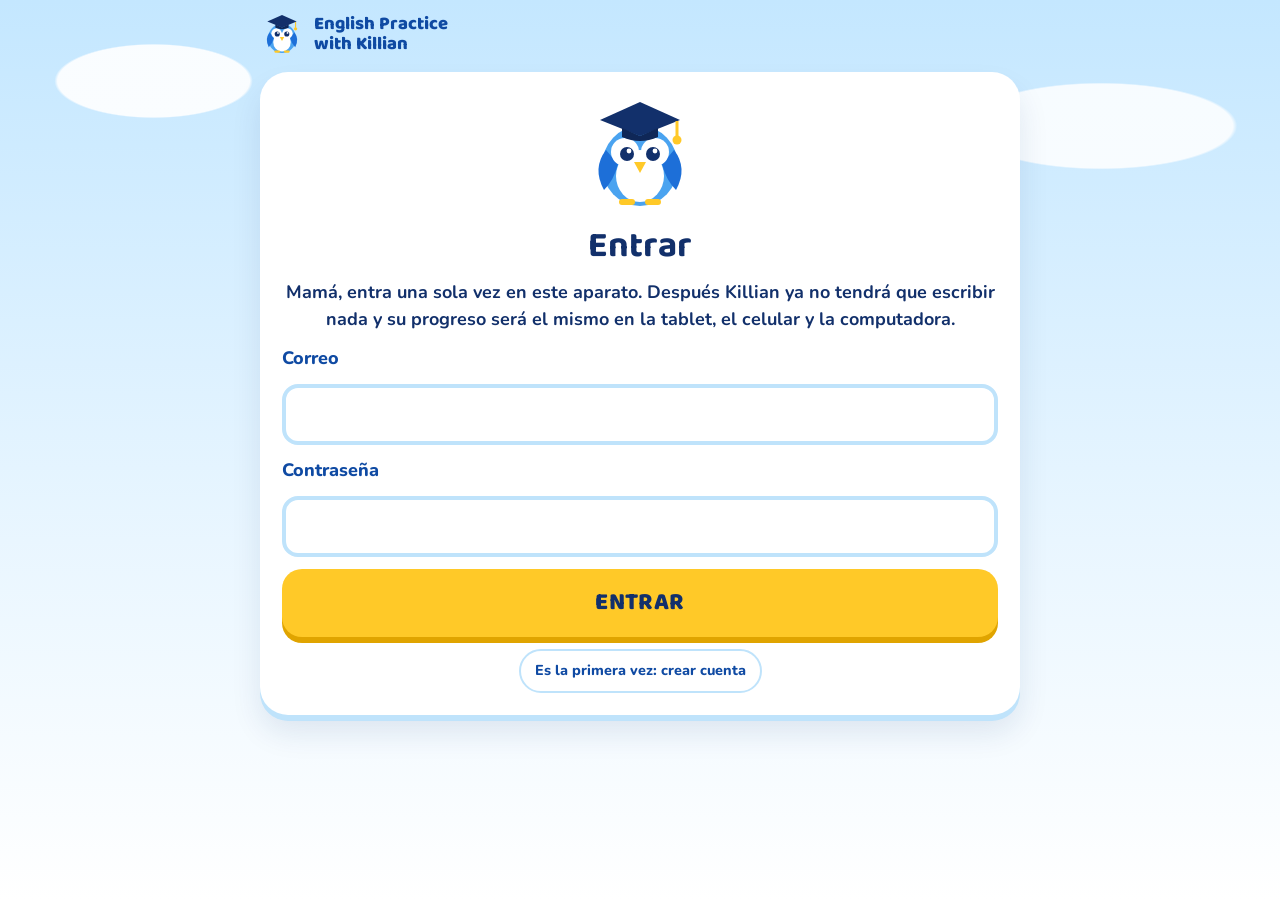
<file: index.html>
<!doctype html>
<html lang="es">
<head>
<meta charset="utf-8">
<meta name="viewport" content="width=device-width, initial-scale=1, viewport-fit=cover">
<title>English Practice with Killian</title>
<meta name="theme-color" content="#1d6fd8">
<meta name="apple-mobile-web-app-capable" content="yes">
<meta name="mobile-web-app-capable" content="yes">
<meta name="apple-mobile-web-app-title" content="Killian">
<link rel="manifest" href="manifest.webmanifest">
<link rel="apple-touch-icon" href="icon-180.png">
<link rel="icon" type="image/png" href="icon-192.png">
<link rel="preconnect" href="https://fonts.googleapis.com">
<link rel="preconnect" href="https://fonts.gstatic.com" crossorigin>
<link href="https://fonts.googleapis.com/css2?family=Baloo+2:wght@600;700;800&family=Nunito:wght@600;700;800&display=swap" rel="stylesheet">
<link rel="stylesheet" href="css/app.css">
</head>
<body>
<svg width="0" height="0" style="position:absolute" aria-hidden="true" focusable="false">
  <defs>
    <symbol id="owl" viewBox="0 0 120 120">
      <ellipse cx="60" cy="72" rx="38" ry="40" fill="#4aa3f0"/>
      <ellipse cx="60" cy="82" rx="24" ry="26" fill="#fff"/>
      <path d="M26 56 q-14 18 -2 40 q10 -10 14 -26z" fill="#1d6fd8"/>
      <path d="M94 56 q14 18 2 40 q-10 -10 -14 -26z" fill="#1d6fd8"/>
      <circle cx="45" cy="58" r="14" fill="#fff"/><circle cx="75" cy="58" r="14" fill="#fff"/>
      <circle cx="47" cy="60" r="7" fill="#12306b"/><circle cx="73" cy="60" r="7" fill="#12306b"/>
      <circle cx="49" cy="57" r="2.4" fill="#fff"/><circle cx="75" cy="57" r="2.4" fill="#fff"/>
      <path d="M54 68 h12 l-6 11z" fill="#ffc928"/>
      <path d="M42 108 h10 M68 108 h10" stroke="#ffc928" stroke-width="6" stroke-linecap="round"/>
      <path d="M20 26 L60 8 L100 26 L60 42z" fill="#12306b"/>
      <path d="M42 34 v9 q18 8 36 0 v-9 l-18 8z" fill="#0f2757"/>
      <path d="M97 27 v16" stroke="#ffc928" stroke-width="3"/><circle cx="97" cy="46" r="4.5" fill="#ffc928"/>
    </symbol>
    <symbol id="book" viewBox="0 0 64 64">
      <path d="M32 14 C22 8 10 8 4 11 V50 C10 47 22 47 32 53z" fill="#fff" stroke="#12306b" stroke-width="3" stroke-linejoin="round"/>
      <path d="M32 14 C42 8 54 8 60 11 V50 C54 47 42 47 32 53z" fill="#dff2ff" stroke="#12306b" stroke-width="3" stroke-linejoin="round"/>
      <path d="M11 20 h15 M11 28 h15 M38 20 h15 M38 28 h15" stroke="#1d6fd8" stroke-width="3" stroke-linecap="round"/>
    </symbol>
    <symbol id="pencil" viewBox="0 0 64 64">
      <g transform="rotate(40 32 32)">
        <rect x="26" y="6" width="12" height="40" rx="2" fill="#ffc928" stroke="#12306b" stroke-width="3"/>
        <rect x="26" y="6" width="12" height="9" rx="2" fill="#4aa3f0" stroke="#12306b" stroke-width="3"/>
        <path d="M26 46 L32 60 L38 46z" fill="#fff" stroke="#12306b" stroke-width="3" stroke-linejoin="round"/>
        <path d="M30 56 L32 60 L34 56z" fill="#12306b"/>
      </g>
    </symbol>
    <symbol id="pack" viewBox="0 0 64 64">
      <path d="M22 14 q10 -12 20 0" fill="none" stroke="#12306b" stroke-width="4" stroke-linecap="round"/>
      <rect x="10" y="14" width="44" height="44" rx="14" fill="#1d6fd8" stroke="#12306b" stroke-width="3"/>
      <rect x="18" y="36" width="28" height="16" rx="6" fill="#ffc928" stroke="#12306b" stroke-width="3"/>
      <path d="M26 44 h12" stroke="#12306b" stroke-width="3" stroke-linecap="round"/>
    </symbol>
    <symbol id="star" viewBox="0 0 48 48">
      <path d="M24 3 L30 17 L45 18.5 L34 28.5 L37.5 44 L24 36 L10.5 44 L14 28.5 L3 18.5 L18 17z" stroke="#e0a400" stroke-width="2.5" stroke-linejoin="round"/>
    </symbol>
  </defs>
</svg>

<div id="vroot"></div>
<div class="app" id="app"><noscript>Necesitas activar JavaScript para usar esta página.</noscript></div>

<script src="vendor/supabase.js"></script>
<script src="sync.js"></script>
<script src="js/data.js"></script>
<script src="js/core.js"></script>
<script src="js/inicio.js"></script>
<script src="js/mama.js"></script>
<script src="js/juegos.js"></script>
<script src="js/charla.js"></script>
<script src="js/examen.js"></script>
<script src="js/ayudante.js"></script>
<script src="js/progreso.js"></script>
<script>boot();</script>
</body>
</html>
</file>
<file: css/app.css>
/* Concepto: un cuaderno-juego de cielo azul con nubes, un búho graduado como guía y botones amarillos grandes. */
:root{
  --sky:#dff2ff;      /* celeste de fondo */
  --sky-2:#bfe3fb;    /* celeste medio */
  --blue:#1d6fd8;     /* azul principal */
  --blue-d:#0f4aa3;   /* azul profundo */
  --ink:#12306b;      /* texto */
  --sun:#ffc928;      /* amarillo botón */
  --sun-d:#e0a400;
  --white:#ffffff;
  --ok:#17894b; --ok-bg:#e5f7ec;
  --bad:#c8432b; --bad-bg:#fff0ec;
  --skip:#6b7a99; --skip-bg:#eef2f9;
  --font-display:"Baloo 2","Nunito","Trebuchet MS",system-ui,sans-serif;
  --font-body:"Nunito","Segoe UI",system-ui,-apple-system,sans-serif;
  color-scheme:light;
}
*{box-sizing:border-box}
html{-webkit-text-size-adjust:100%}
body{
  margin:0; font-family:var(--font-body); font-weight:700; font-size:1.125rem; line-height:1.5;
  color:var(--ink); background-color:var(--sky);
  background-image:
    radial-gradient(ellipse 160px 60px at 12% 9%, rgba(255,255,255,.9) 60%, transparent 62%),
    radial-gradient(ellipse 220px 70px at 86% 14%, rgba(255,255,255,.85) 60%, transparent 62%),
    radial-gradient(ellipse 180px 60px at 70% 62%, rgba(255,255,255,.55) 60%, transparent 62%),
    linear-gradient(180deg,#c4e7ff 0%,#e9f6ff 60%,#ffffff 100%);
  background-attachment:fixed;
  padding-inline:16px; padding-block:calc(12px + env(safe-area-inset-top,0px)) calc(40px + env(safe-area-inset-bottom,0px));
  -webkit-tap-highlight-color:transparent;
}
h1,h2,h3{font-family:var(--font-display); line-height:1.15; margin:0; text-wrap:balance}
p{margin:0}
button{font:inherit; color:inherit; cursor:pointer}
:focus-visible{outline:4px solid var(--sun); outline-offset:3px; border-radius:12px}
.app{max-width:760px; margin-inline:auto; display:flex; flex-direction:column; gap:16px}

/* barra superior */
.top{display:flex; align-items:center; gap:10px; justify-content:space-between; min-width:0}
.brand{display:flex; align-items:center; gap:10px; min-width:0}
.brand svg{width:44px; height:44px; flex:none}
.brand b{font-family:var(--font-display); font-size:1.15rem; font-weight:800; color:var(--blue-d); line-height:1.1}
.link-btn{background:transparent; border:2px solid var(--sky-2); border-radius:999px; padding:8px 14px; font-size:.9rem; font-weight:800; color:var(--blue-d); min-height:44px; background-color:rgba(255,255,255,.7)}
.link-btn:hover{border-color:var(--blue)}

/* tarjetas */
.card{background:var(--white); border-radius:28px; padding:22px; box-shadow:0 6px 0 var(--sky-2), 0 18px 30px rgba(18,48,107,.10); min-width:0}
.hero{text-align:center; display:flex; flex-direction:column; align-items:center; gap:14px}
.hero .owl{width:150px; height:150px}
.hero h1{font-size:2.3rem; color:var(--blue-d)}
.hero .eng{font-family:var(--font-display); font-weight:800; font-size:1.05rem; letter-spacing:.06em; text-transform:uppercase; color:var(--blue)}
.lead{font-size:1.25rem}
.note{background:#fff8dc; border:3px dashed var(--sun); border-radius:18px; padding:12px 16px}
.deco{display:flex; gap:18px; justify-content:center; align-items:flex-end}
.deco svg{width:56px; height:56px}
.how{text-align:left; width:100%; background:var(--sky); border-radius:20px; padding:16px 18px}
.how h2{font-size:1.35rem; margin-bottom:6px; color:var(--blue-d)}
.how ul{margin:0; padding-left:1.2em; display:flex; flex-direction:column; gap:4px}

/* botones */
.btn{display:inline-flex; align-items:center; justify-content:center; gap:8px; min-height:60px; padding:12px 26px; border:0; border-radius:20px;
  font-family:var(--font-display); font-weight:800; font-size:1.3rem; letter-spacing:.02em; text-align:center; line-height:1.15;
  transition:transform .12s ease, box-shadow .12s ease}
.btn-sun{background:var(--sun); color:var(--ink); box-shadow:0 6px 0 var(--sun-d)}
.btn-blue{background:var(--blue); color:#fff; box-shadow:0 6px 0 var(--blue-d)}
.btn-ghost{background:#fff; color:var(--blue-d); box-shadow:0 0 0 3px var(--sky-2) inset}
.btn:active{transform:translateY(4px)}
.btn-sun:active{box-shadow:0 2px 0 var(--sun-d)}
.btn-blue:active{box-shadow:0 2px 0 var(--blue-d)}
.btn[disabled]{opacity:.45; cursor:not-allowed; transform:none}
.btn-big{width:100%; font-size:1.5rem; min-height:68px}
.stack{display:flex; flex-direction:column; gap:12px; width:100%}

/* progreso */
.prog{display:flex; flex-direction:column; gap:8px}
.prog-row{display:flex; justify-content:space-between; gap:10px; flex-wrap:wrap; font-family:var(--font-display); font-weight:800; color:var(--blue-d); font-size:1.15rem}
.bar{height:22px; background:#fff; border-radius:999px; box-shadow:0 0 0 3px var(--sky-2) inset; overflow:hidden}
.bar i{display:block; height:100%; width:0; background:linear-gradient(90deg,var(--sun),#ffdf6b); border-radius:999px; transition:width .35s ease}
.dots{display:flex; flex-wrap:wrap; gap:6px}
.dot{width:40px; height:40px; border-radius:12px; border:2px solid var(--sky-2); background:#fff; font-weight:800; font-size:.9rem; color:var(--blue-d); padding:0}
.dot.done{background:var(--blue); border-color:var(--blue); color:#fff}
.dot.now{outline:4px solid var(--sun); outline-offset:1px}

/* pregunta */
.chip{display:inline-flex; align-self:flex-start; background:var(--blue); color:#fff; font-family:var(--font-display); font-weight:800; font-size:.95rem; letter-spacing:.07em; padding:4px 14px; border-radius:999px; text-transform:uppercase}
.sec-es{font-size:1.1rem; color:var(--blue-d)}
.qcard{display:flex; flex-direction:column; gap:16px}
.qtext{font-size:1.6rem; font-weight:800; line-height:1.35}
.blank{display:inline-block; min-width:5ch; border-bottom:5px solid var(--sun); color:transparent; margin-inline:2px; user-select:none}
.base{display:inline-flex; align-self:flex-start; gap:8px; align-items:center; background:#fff8dc; border:3px solid var(--sun); padding:4px 14px; border-radius:14px; font-weight:800}
.opts{display:flex; flex-direction:column; gap:12px}
.opt{display:flex; align-items:center; gap:14px; width:100%; min-height:64px; text-align:left; background:#fff; border:3px solid var(--sky-2); border-radius:20px; padding:10px 16px; font-size:1.35rem; font-weight:800;
  box-shadow:0 4px 0 var(--sky-2); transition:transform .1s ease}
.opt .let{flex:none; width:40px; height:40px; border-radius:50%; background:var(--sky); color:var(--blue-d); display:grid; place-items:center; font-family:var(--font-display)}
.opt:active{transform:translateY(3px); box-shadow:0 1px 0 var(--sky-2)}
.opt[aria-pressed="true"]{background:var(--blue); border-color:var(--blue-d); color:#fff; box-shadow:0 4px 0 var(--blue-d)}
.opt[aria-pressed="true"] .let{background:var(--sun); color:var(--ink)}
.write{width:100%; font:inherit; font-size:1.7rem; font-weight:800; padding:14px 18px; border:4px solid var(--sky-2); border-radius:20px; color:var(--ink); background:#fff; min-height:68px}
.write:focus{outline:none; border-color:var(--blue); box-shadow:0 0 0 5px rgba(255,201,40,.7)}
.hint{background:var(--sky); border-radius:14px; padding:8px 14px}

/* relacionar */
.match{display:flex; flex-direction:column; gap:16px}
.match h3{font-size:1.1rem; color:var(--blue-d); margin-bottom:8px}
.words{display:flex; flex-wrap:wrap; gap:10px}
.w{display:flex; align-items:center; gap:8px; min-height:56px; padding:8px 14px; background:#fff; border:3px solid var(--sky-2); border-radius:18px; font-weight:800; font-size:1.15rem; box-shadow:0 4px 0 var(--sky-2)}
.w small{font-family:var(--font-display); font-size:.95rem; color:var(--blue)}
.w .tag{min-width:30px; height:30px; border-radius:50%; background:var(--sky); display:grid; place-items:center; font-family:var(--font-display); color:var(--blue-d)}
.w.set{border-color:var(--blue)}
.w.set .tag{background:var(--blue); color:#fff}
.w.sel{background:var(--sun); border-color:var(--sun-d); box-shadow:0 4px 0 var(--sun-d)}
.w.sel .tag{background:#fff}
.means{display:flex; flex-direction:column; gap:10px}
.m{display:flex; align-items:center; gap:12px; min-height:58px; width:100%; text-align:left; padding:8px 14px; background:#fff; border:3px solid var(--sky-2); border-radius:18px; font-weight:800; font-size:1.1rem}
.m .let{flex:none; width:36px; height:36px; border-radius:50%; background:var(--sky); display:grid; place-items:center; font-family:var(--font-display); color:var(--blue-d)}
.m .used{margin-left:auto; font-size:.85rem; font-family:var(--font-display); color:#fff; background:var(--blue); border-radius:999px; padding:2px 10px}
.m.on{background:#fff8dc; border-color:var(--sun)}
.step-msg{background:#fff8dc; border:3px dashed var(--sun); border-radius:16px; padding:10px 14px}

/* navegación */
.nav{display:grid; grid-template-columns:1fr 1fr; gap:12px}
.finish-row{display:flex; justify-content:center}

/* resultados */
.res{display:flex; flex-direction:column; gap:14px; align-items:center; text-align:center}
.res .owl{width:110px; height:110px}
.score{font-family:var(--font-display); font-weight:800; font-size:4.2rem; line-height:1; color:var(--blue-d)}
.score small{font-size:1.6rem; color:var(--blue)}
.stars{display:flex; gap:6px}
.stars svg{width:38px; height:38px}
.stats{display:grid; grid-template-columns:repeat(3,1fr); gap:10px; width:100%}
.stat{background:var(--sky); border-radius:18px; padding:10px 6px; min-width:0}
.stat b{display:block; font-family:var(--font-display); font-size:1.9rem; line-height:1.1}
.stat span{font-size:.95rem; display:block}
.unans{width:100%; text-align:center; color:var(--skip); font-weight:800}
.stat.g b{color:var(--ok)} .stat.r b{color:var(--bad)}
.msg{font-family:var(--font-display); font-size:1.45rem; font-weight:700; background:#fff8dc; border:3px solid var(--sun); border-radius:20px; padding:14px 18px; width:100%}
.tabs{display:flex; gap:10px; flex-wrap:wrap}
.tab{min-height:48px; padding:8px 18px; border-radius:999px; border:3px solid var(--sky-2); background:#fff; font-weight:800; color:var(--blue-d)}
.tab[aria-pressed="true"]{background:var(--blue); border-color:var(--blue); color:#fff}
.review{display:flex; flex-direction:column; gap:14px}
.rv{background:#fff; border-radius:22px; padding:18px; border-left:10px solid var(--skip); box-shadow:0 4px 0 var(--sky-2); display:flex; flex-direction:column; gap:8px; min-width:0}
.rv.ok{border-left-color:var(--ok)} .rv.bad{border-left-color:var(--bad)}
.rv-head{display:flex; gap:8px; align-items:center; flex-wrap:wrap}
.rv-n{font-family:var(--font-display); font-weight:800; color:var(--blue-d); font-size:1.15rem}
.rv-sec{font-size:.8rem; letter-spacing:.06em; text-transform:uppercase; background:var(--sky); border-radius:999px; padding:2px 10px}
.rv-q{font-size:1.2rem; font-weight:800; overflow-wrap:anywhere}
.rv-q mark{background:#fff3b0; color:inherit; border-radius:6px; padding:0 4px}
.lbl{font-size:.85rem; letter-spacing:.06em; text-transform:uppercase; color:var(--skip)}
.rv .line{overflow-wrap:anywhere}
.verdict{font-family:var(--font-display); font-weight:800; font-size:1.25rem}
.rv.ok .verdict{color:var(--ok)} .rv.bad .verdict{color:var(--bad)} .rv.skip .verdict{color:var(--skip)}
.correct-box{background:var(--ok-bg); border-radius:14px; padding:8px 12px}
.learn{background:var(--sky); border-radius:14px; padding:10px 14px; display:flex; flex-direction:column; gap:6px}
.exa{font-weight:700}
.foot{text-align:center; font-size:.9rem; color:var(--blue-d); display:flex; flex-direction:column; gap:10px; align-items:center}

/* ventana */
.veil{position:fixed; inset:0; background:rgba(18,48,107,.55); display:grid; place-items:center; padding:16px; z-index:20}
.modal{background:#fff; border-radius:28px; padding:24px; max-width:460px; width:100%; display:flex; flex-direction:column; gap:14px; box-shadow:0 10px 0 var(--sky-2)}
.modal h2{font-size:1.6rem; color:var(--blue-d)}

/* inicio */
.hello{display:flex; gap:12px; align-items:center; justify-content:space-between}
.hello>div{min-width:0}
.hello h1{font-size:1.9rem; color:var(--blue-d)}
.hello .date{font-size:1.05rem}
.starchip{display:inline-flex; gap:6px; align-items:center; background:#fff8dc; border:3px solid var(--sun); border-radius:999px; padding:6px 16px; font-family:var(--font-display); font-weight:800; font-size:1.3rem}
.sec-title{font-size:1.4rem; color:var(--blue-d)}
.tag-demo{background:#fff; border:3px dashed var(--sky-2); border-radius:14px; padding:6px 12px; font-size:.95rem}
.mat{display:flex; gap:12px; align-items:center; flex-wrap:wrap; background:#fff8dc; border:4px solid var(--sun); border-radius:22px; padding:14px 16px}
.mat .ico{font-size:2.2rem}
.mat .txt{flex:1 1 180px; min-width:0}
.mat .btn{min-height:56px; font-size:1.1rem; padding-inline:18px}
.tasks{display:flex; flex-direction:column; gap:14px}
.task{position:relative; display:flex; gap:14px; background:#fff; border-radius:26px; padding:16px; box-shadow:0 6px 0 var(--sky-2), 0 14px 24px rgba(18,48,107,.08); overflow:hidden; min-width:0}
.task .emo{flex:none; width:64px; height:64px; border-radius:20px; background:var(--sky); display:grid; place-items:center; font-size:2rem}
.task .body{display:flex; flex-direction:column; gap:6px; min-width:0; flex:1}
.task h3{font-size:1.4rem; overflow-wrap:anywhere}
.task .due{color:var(--blue); font-size:1rem}
.task .acts{display:flex; flex-direction:column; gap:10px; margin-top:6px}
.task .btn{min-height:60px; font-size:1.2rem}
.chip.sm{font-size:.8rem; padding:2px 12px}
.task.cel{animation:celebrate .9s ease forwards}
.task.cel .btn{pointer-events:none}
.plus{position:absolute; right:16px; top:10px; font-family:var(--font-display); font-weight:800; font-size:1.6rem; color:var(--sun-d); animation:rise .9s ease forwards}
.bit{position:absolute; top:40%; left:50%; width:10px; height:14px; border-radius:3px; animation:burst .9s ease-out forwards}
@keyframes celebrate{0%{transform:scale(1)}25%{transform:scale(1.04)}100%{transform:scale(.96); opacity:.15}}
@keyframes rise{from{transform:translateY(0); opacity:1}to{transform:translateY(-26px); opacity:0}}
@keyframes burst{to{transform:translate(var(--dx),var(--dy)) rotate(260deg); opacity:0}}
.progress-day{display:flex; flex-direction:column; gap:6px}
.progress-day .bar{height:16px}
.more{text-align:center; color:var(--blue-d)}
.alldone{text-align:center; display:flex; flex-direction:column; gap:12px; align-items:center}
.alldone .owl{width:130px; height:130px}
.alldone h2{font-size:2rem; color:var(--blue-d)}
.prize{background:#fff8dc; border:4px solid var(--sun); border-radius:20px; padding:12px 18px; font-family:var(--font-display); font-weight:700; font-size:1.3rem}
.tiles{display:grid; grid-template-columns:repeat(2,1fr); gap:12px}
.tile{display:flex; flex-direction:column; gap:4px; align-items:center; justify-content:center; text-align:center; min-height:116px; padding:12px 8px; background:#fff; border:3px solid var(--sky-2); border-radius:24px; box-shadow:0 6px 0 var(--sky-2); font-family:var(--font-display); font-weight:800; font-size:1.2rem; color:var(--blue-d); line-height:1.15}
.tile span.big{font-size:2.3rem; line-height:1}
.tile .big-owl{width:2.6rem; height:2.6rem}
.tile:active{transform:translateY(4px); box-shadow:0 2px 0 var(--sky-2)}
.topic{display:flex; flex-direction:column; gap:8px}
.topic h3{font-size:1.5rem; color:var(--blue-d)}
.medals{display:grid; grid-template-columns:repeat(auto-fill,minmax(140px,1fr)); gap:12px}
.medal{background:#fff; border-radius:20px; padding:12px; text-align:center; border:3px solid var(--sun); display:flex; flex-direction:column; gap:2px; min-width:0}
.medal.lock{border-color:var(--sky-2); filter:grayscale(1); opacity:.6}
.medal .e{font-size:2.2rem}
.wordrow{display:flex; flex-wrap:wrap; gap:4px 12px; align-items:baseline; padding:10px 0; border-bottom:2px solid var(--sky)}
.wordrow b{font-family:var(--font-display); font-size:1.3rem; color:var(--blue-d)}
.fab{position:fixed; right:calc(14px + env(safe-area-inset-right,0px)); bottom:calc(14px + env(safe-area-inset-bottom,0px)); width:68px; height:68px; border-radius:50%; border:4px solid #fff; background:var(--sun); box-shadow:0 6px 18px rgba(18,48,107,.3); padding:4px; z-index:10}
.fab svg{width:100%; height:100%}
.bubble{position:fixed; right:calc(14px + env(safe-area-inset-right,0px)); bottom:calc(94px + env(safe-area-inset-bottom,0px)); max-width:min(320px, calc(100vw - 28px)); background:#fff; border:4px solid var(--sun); border-radius:22px; padding:14px 16px; box-shadow:0 10px 24px rgba(18,48,107,.25); z-index:10; display:flex; flex-direction:column; gap:8px}
.app{padding-bottom:96px}

/* inicio en dos columnas, mamá, diccionario */
.app.wide{max-width:1040px}
.homegrid{display:grid; gap:16px; grid-template-columns:minmax(0,1fr)}
.maincol{display:flex; flex-direction:column; gap:16px; min-width:0}
.matsweek{display:flex; flex-direction:column; gap:8px; align-self:start}
.matsweek .small, .small{font-size:.9rem; color:var(--blue-d)}
.matsweek .grp{font-family:var(--font-display); font-size:1.05rem; color:var(--blue); margin-top:4px}
.mrow{display:flex; gap:10px; align-items:center; justify-content:space-between; padding:8px 0; border-bottom:2px solid var(--sky); flex-wrap:wrap}
.mrow .mtxt{display:flex; flex-direction:column; min-width:0; flex:1 1 140px}
.mrow .mtxt span{font-size:.85rem; color:var(--blue-d)}
.mrow.taken{opacity:.6}
.mrow.taken b{text-decoration:line-through}
.have{min-height:44px; padding:6px 14px; border-radius:999px; border:3px solid var(--sky-2); background:#fff; font-weight:800; color:var(--blue-d)}
.have.on{background:var(--ok-bg); border-color:var(--ok); color:var(--ok)}
.pill{display:inline-block; background:var(--sky); border-radius:999px; padding:2px 12px; font-size:.85rem; font-weight:800}
.pill.ok{background:var(--ok-bg); color:var(--ok)}
@media (min-width:900px){
  .homegrid{grid-template-columns:minmax(0,1fr) 340px; align-items:start}
  .matsweek{position:sticky; top:12px}
  .tiles{grid-template-columns:repeat(4,1fr)}
}
.momgrid{display:grid; grid-template-columns:repeat(2,1fr); gap:12px}
.mom{display:flex; flex-direction:column; gap:12px}
.mom .sec-title{margin-top:8px}
.fld{display:flex; flex-direction:column; gap:4px; min-width:0}
.fld>span{font-size:.85rem; font-weight:800; color:var(--blue-d)}
.fld input, .fld textarea{width:100%; font:inherit; font-size:1rem; font-weight:700; padding:10px 12px; border:3px solid var(--sky-2); border-radius:14px; color:var(--ink); background:#fff; min-height:48px}
.fld textarea{font-family:ui-monospace,Menlo,Consolas,monospace; font-size:.9rem; min-height:160px}
.fld input:focus, .fld textarea:focus{outline:none; border-color:var(--blue); box-shadow:0 0 0 4px rgba(255,201,40,.7)}
.erow{display:grid; gap:8px; background:var(--sky); border-radius:18px; padding:12px}
.erow .del{justify-self:end}
.warn{background:#fff8dc; border:3px solid var(--sun); border-radius:14px; padding:10px 14px}
.warn ul, .err ul{margin:6px 0 0; padding-left:1.2em}
.err{background:var(--bad-bg); color:var(--bad); border-radius:14px; padding:10px 14px}
.good-note{background:var(--ok-bg); color:var(--ok); border-radius:14px; padding:10px 14px}
.srow{display:flex; gap:10px; align-items:flex-start; padding:10px 0; border-bottom:2px solid var(--sky); min-width:0}
.srow>div{min-width:0}
.srow p{margin:0}
.semo{font-size:1.8rem; flex:none}
.pinbox{display:flex; flex-direction:column; gap:10px; width:100%; max-width:320px; text-align:left}
.pinbox label{font-weight:800; color:var(--blue-d)}
.pinbox input{font:inherit; font-size:2rem; letter-spacing:.5em; text-align:center; padding:10px; border:4px solid var(--sky-2); border-radius:16px; min-height:64px; width:100%}
.dtopics{display:grid; grid-template-columns:repeat(auto-fill,minmax(200px,1fr)); gap:12px}
.dtopic{display:flex; flex-direction:column; gap:6px; align-items:center; text-align:center; background:#fff; border:3px solid var(--sky-2); border-radius:24px; padding:16px 12px; box-shadow:0 6px 0 var(--sky-2); font-family:var(--font-display); font-size:1.15rem; color:var(--blue-d)}
.dtopic .big{font-size:2.4rem; line-height:1}
.dtopic .bar{width:100%; height:12px}
.cards{display:grid; grid-template-columns:repeat(auto-fill,minmax(160px,1fr)); gap:12px}
.fcard{position:relative; display:flex; flex-direction:column; gap:6px; align-items:center; justify-content:center; text-align:center; min-height:130px; padding:12px; background:#fff; border:3px solid var(--sky-2); border-radius:22px; box-shadow:0 5px 0 var(--sky-2); font-size:1rem}
.fcard b{font-family:var(--font-display); font-size:1.15rem; line-height:1.1; color:var(--blue-d); overflow-wrap:break-word; hyphens:none}
@media (min-width:600px){ .fcard b{font-size:1.6rem} }
.fcard .hint{font-size:.8rem; color:var(--skip)}
.fcard.back{background:var(--blue); border-color:var(--blue-d); box-shadow:0 5px 0 var(--blue-d); color:#fff}
.fcard.back b{color:#fff}
.fcard .ex{font-size:.85rem; font-weight:700}
.fcard .ex2{font-size:.8rem; opacity:.9}
.fcard .kn{position:absolute; top:6px; right:8px; width:26px; height:26px; border-radius:50%; background:var(--ok); color:#fff; display:grid; place-items:center; font-size:.9rem}
.opt.good{background:var(--ok-bg); border-color:var(--ok); box-shadow:0 4px 0 var(--ok)}
.opt.bad{background:var(--bad-bg); border-color:var(--bad); box-shadow:0 4px 0 var(--bad)}
.opt[disabled]{cursor:default}
.fb{font-family:var(--font-display); font-weight:800; font-size:1.2rem}
.fb.good{color:var(--ok)} .fb.bad{color:var(--bad)}

/* juegos */
.gcards{display:grid; grid-template-columns:repeat(auto-fill,minmax(210px,1fr)); gap:12px}
.gcard{display:flex; flex-direction:column; gap:6px; align-items:center; text-align:center; background:#fff; border:3px solid var(--sky-2); border-radius:24px; padding:18px 12px; box-shadow:0 6px 0 var(--sky-2); font-size:1rem; color:var(--blue-d)}
.gcard .big{font-size:2.6rem; line-height:1}
.gcard b{font-family:var(--font-display); font-size:1.4rem}
.tile.locked{opacity:.6; background:var(--skip-bg); border-style:dashed}
.tiles .tile:last-child:nth-child(odd){grid-column:1/-1}
.mem{display:grid; grid-template-columns:repeat(3,1fr); gap:10px}
@media (min-width:600px){ .mem{grid-template-columns:repeat(4,1fr)} }
.mcard{min-height:92px; padding:6px; border-radius:18px; border:3px solid var(--blue-d); background:var(--blue); color:#fff; display:grid; place-items:center; font-family:var(--font-display); font-weight:800; font-size:1.05rem; line-height:1.15; overflow-wrap:anywhere; box-shadow:0 5px 0 var(--blue-d)}
.mcard svg{width:44px; height:44px}
.mcard.up{background:#fff; color:var(--ink); border-color:var(--sun)}
.mcard.ok{background:var(--ok-bg); border-color:var(--ok); color:var(--ok)}
.mcard[disabled]{opacity:1; cursor:default}
.slots{display:flex; flex-wrap:wrap; gap:8px; justify-content:center}
.slot{width:44px; height:54px; border-bottom:5px solid var(--sun); display:grid; place-items:center; font-family:var(--font-display); font-weight:800; font-size:1.8rem; color:var(--blue-d)}
.slot.fill{background:var(--sky); border-radius:12px 12px 0 0}
.slot.hintch{color:var(--skip)}
.letters{display:flex; flex-wrap:wrap; gap:10px; justify-content:center}
.lt{width:56px; height:60px; border-radius:16px; border:3px solid var(--sky-2); background:#fff; font-family:var(--font-display); font-weight:800; font-size:1.7rem; color:var(--blue-d); box-shadow:0 4px 0 var(--sky-2); padding:0}
.lt[disabled]{opacity:.35}

/* voz, ayudante y videos */
.spk{flex:none; width:44px; height:44px; border-radius:50%; border:3px solid var(--sky-2); background:#fff; font-size:1.2rem; line-height:1; display:inline-grid; place-items:center; padding:0; box-shadow:0 3px 0 var(--sky-2)}
.spk:active{transform:translateY(2px); box-shadow:0 1px 0 var(--sky-2)}
.spk.mini{width:34px; height:34px; font-size:1rem; border-width:2px}
.nospeech .spk{display:none}
.qrow{display:flex; gap:10px; align-items:flex-start; justify-content:space-between}
.qrow .qtext{flex:1; min-width:0}
.fwrap{position:relative; display:flex}
.fwrap .fcard{flex:1; min-width:0}
.fwrap .spk{position:absolute; left:6px; bottom:6px; width:36px; height:36px; font-size:1rem; border-width:2px}
.hpanel{position:fixed; right:calc(14px + env(safe-area-inset-right,0px)); bottom:calc(90px + env(safe-area-inset-bottom,0px)); width:min(380px, calc(100vw - 28px)); max-height:calc(100vh - 130px); overflow:auto; background:#fff; border:4px solid var(--sun); border-radius:26px; padding:14px; box-shadow:0 12px 30px rgba(18,48,107,.3); z-index:12; display:flex; flex-direction:column; gap:10px}
.hhead{display:flex; align-items:center; gap:8px}
.hhead svg{width:44px; height:44px; flex:none}
.hhead b{font-family:var(--font-display); font-size:1.1rem; line-height:1.2; flex:1; color:var(--blue-d)}
.hrow{display:flex; gap:8px}
.hrow input{flex:1; min-width:0; font:inherit; font-size:1.2rem; font-weight:700; padding:10px 12px; border:3px solid var(--sky-2); border-radius:14px; min-height:52px; color:var(--ink); background:#fff}
.hrow input:focus{outline:none; border-color:var(--blue); box-shadow:0 0 0 4px rgba(255,201,40,.7)}
.hrow .btn{min-height:52px; font-size:1.05rem; padding:6px 16px}
.hres{background:var(--sky); border-radius:18px; padding:12px; display:flex; flex-direction:column; gap:6px; align-items:center; text-align:center}
.hline{display:flex; gap:10px; align-items:center; justify-content:center}
.hline b{font-family:var(--font-display); font-size:1.7rem; line-height:1.1; overflow-wrap:anywhere}
.harrow{font-size:1rem}
.hex{font-size:.95rem}
.hmsg{font-family:var(--font-display); font-weight:700; font-size:1.2rem; text-align:center; background:#fff8dc; border-radius:16px; padding:12px}
.hhist{display:flex; flex-wrap:wrap; gap:6px}
.chip-btn{border:2px solid var(--sky-2); background:#fff; border-radius:999px; padding:4px 12px; font-weight:800; color:var(--blue-d); min-height:36px}
.noscroll{overflow:hidden}
.vveil{position:fixed; inset:0; background:rgba(10,24,60,.82); display:grid; place-items:center; padding:12px; z-index:40}
.vbox{background:#fff; border-radius:22px; padding:12px; width:min(900px,100%); max-height:100%; overflow:auto; display:flex; flex-direction:column; gap:10px}
.vtop{display:flex; align-items:center; justify-content:space-between; gap:10px}
.vtop b{font-family:var(--font-display); font-size:1.1rem; color:var(--blue-d); min-width:0; overflow-wrap:anywhere}
.vframe{position:relative; aspect-ratio:16/9; width:100%; background:#000; border-radius:14px; overflow:hidden}
.vframe iframe{position:absolute; inset:0; width:100%; height:100%; border:0}
.vbtns{display:flex; gap:10px; flex-wrap:wrap; align-items:center}
.vbtns .btn{min-height:52px; font-size:1.05rem; padding:6px 18px; flex:1 1 180px}

.hpanel .tabs{gap:6px}
.hpanel .tab{min-height:40px; padding:4px 12px; font-size:.95rem}

/* progreso y premios */
.alerts{list-style:none; margin:0; padding:0; display:flex; flex-direction:column; gap:8px}
.al{display:flex; gap:10px; align-items:flex-start; padding:10px 12px; border-radius:14px; background:var(--skip-bg)}
.al.warn{background:var(--bad-bg)} .al.good{background:var(--ok-bg)} .al.info{background:var(--sky)}
.hbars{display:flex; flex-direction:column; gap:8px}
.hb{display:grid; grid-template-columns:minmax(80px,42%) 1fr auto; gap:8px; align-items:center}
.hl{font-weight:800; overflow-wrap:break-word; font-size:.9rem; min-width:0}
.htrack{height:14px; background:var(--sky); border-radius:4px; overflow:hidden}
.htrack i{display:block; height:100%; background:var(--blue); border-radius:0 4px 4px 0}
.htrack i.bad{background:var(--bad)}
.hv{font-size:.9rem; font-weight:800; white-space:nowrap}
.vbars{display:flex; gap:8px; align-items:stretch; height:140px; padding-top:4px}
.vb{flex:1; min-width:0; display:flex; flex-direction:column; align-items:center}
.vcol{width:100%; max-width:34px; flex:1; display:flex; align-items:flex-end; border-bottom:2px solid var(--sky-2)}
.vcol i{display:block; width:100%; background:var(--blue); border-radius:4px 4px 0 0}
.vv{font-size:.8rem; font-weight:800; min-height:1.1em}
.vl{font-size:.8rem; color:var(--skip); margin-top:2px}
.tevo{padding:8px 0; border-top:2px solid var(--sky); display:flex; flex-direction:column; gap:4px}
.tevo .vbars{height:100px}
.thead{display:flex; flex-wrap:wrap; gap:2px 10px; justify-content:space-between}
.wlist, .recs{margin:0; padding-left:1.15em; display:flex; flex-direction:column; gap:6px}
.repbox{width:100%; font-family:ui-monospace,Menlo,Consolas,monospace; font-size:.8rem; border:3px solid var(--sky-2); border-radius:12px; padding:8px; min-height:200px; color:var(--ink); background:#fff}
.prize-row{display:grid; gap:4px; padding:10px 0; border-top:2px solid var(--sky)}
.prize-row .bar{height:14px}
details summary{cursor:pointer; font-weight:800; color:var(--blue-d); min-height:44px; display:flex; align-items:center}

/* pulido */
.link-btn{white-space:nowrap}
.top .sec-title{flex:1 1 0; min-width:0; text-align:center; overflow-wrap:anywhere}
.top .starchip{padding:4px 12px; font-size:1.1rem; border-width:2px}
.fab.small{width:52px; height:52px; opacity:.88; border-width:3px}
.fab.small ~ .bubble{bottom:calc(76px + env(safe-area-inset-bottom,0px))}
.mat{flex-direction:column; align-items:stretch; gap:10px}
.mat .mhead{display:flex; align-items:center; gap:10px; font-family:var(--font-display); font-size:1.3rem; color:var(--blue-d)}
.mline{display:flex; gap:10px; align-items:center; justify-content:space-between; flex-wrap:wrap; padding-top:8px; border-top:2px dashed var(--sun)}
.mline .txt{flex:1 1 170px; min-width:0; display:flex; flex-direction:column}
.mline .txt span{font-size:.9rem}
.mline .btn{min-height:48px; font-size:1.05rem; padding:6px 16px}
.mrow .mtxt span{text-transform:none}

/* exámenes y juegos (fase 5) */
.opts.tf{flex-direction:row; flex-wrap:wrap}
.opts.tf .opt{flex:1 1 140px; justify-content:center}
.es-btn{align-self:flex-start; min-height:44px}
.es-box{background:var(--sky); border-radius:14px; padding:10px 14px; font-weight:700}
.goodline{background:var(--ok-bg); color:var(--ok); border-radius:16px; padding:10px 14px; width:100%; text-align:left}
.pair{padding:2px 0}
.pair.okp{color:var(--ok)}
.pair.badp{color:var(--bad)}
.review-wrap{display:flex; flex-direction:column; gap:14px}
.gmodes{display:grid; grid-template-columns:repeat(auto-fit,minmax(240px,1fr)); gap:14px}
.gmode{display:flex; flex-direction:column; gap:6px; align-items:center; text-align:center; background:#fff; border:4px solid var(--sky-2); border-radius:28px; padding:22px 16px; box-shadow:0 7px 0 var(--sky-2); color:var(--blue-d); font-size:1.05rem}
.gmode .big{font-size:3.2rem; line-height:1}
.gmode b{font-family:var(--font-display); font-size:1.6rem}
.gmode:active{transform:translateY(4px); box-shadow:0 3px 0 var(--sky-2)}

/* entrada y estado de la nube */
.auth{display:flex; flex-direction:column; gap:12px; text-align:center; align-items:center}
.auth .owl{width:120px; height:120px}
.auth form{display:flex; flex-direction:column; gap:12px; width:100%; text-align:left}
.auth label{font-weight:800; color:var(--blue-d)}
.auth input{width:100%; font:inherit; font-size:1.2rem; font-weight:700; padding:12px 16px; border:4px solid var(--sky-2); border-radius:16px; min-height:56px; color:var(--ink); background:#fff}
.auth input:focus{outline:none; border-color:var(--blue); box-shadow:0 0 0 5px rgba(255,201,40,.7)}
.auth .err{background:var(--bad-bg); color:var(--bad); border-radius:14px; padding:10px 14px}
.auth .good{background:var(--ok-bg); color:var(--ok); border-radius:14px; padding:10px 14px}
.syncst{font-weight:800}
.syncst.bad{color:var(--bad)}

@media (max-width:480px){
  body{font-size:1.05rem}
  .hero h1{font-size:1.9rem}
  .qtext{font-size:1.4rem}
  .score{font-size:3.4rem}
  .card{padding:18px; border-radius:24px}
  .brand b{font-size:1rem}
  .stat b{font-size:1.5rem}
  .dot{width:36px; height:36px}
}
@media (prefers-reduced-motion:reduce){*{transition:none!important; animation:none!important}}
@media (prefers-reduced-motion:no-preference){.owl{animation:bob 3.2s ease-in-out infinite}@keyframes bob{50%{transform:translateY(-6px)}}}

.more-btn{align-self:flex-start; min-height:44px; padding:8px 14px; border-radius:16px; border:2px solid var(--sky-2); background:var(--sky); color:var(--blue-d); font-family:var(--font-display); font-weight:800; font-size:1rem; cursor:pointer}
.dtl{background:var(--sky); border-radius:16px; padding:10px 14px; font-size:1rem; line-height:1.4}
.dtl p{margin:0 0 8px; overflow-wrap:anywhere}.dtl p:last-child{margin:0}
.nday{margin-top:14px}
.nrow{display:flex; gap:12px; align-items:flex-start; background:#fff; border-radius:20px; padding:12px; margin:8px 0; box-shadow:0 4px 0 var(--sky-2)}
.nrow p{margin:0; flex:1; min-width:0; overflow-wrap:anywhere; line-height:1.4}
.nrow.done p{opacity:.5; text-decoration:line-through}
.nchk{flex:none; width:48px; height:48px; border-radius:50%; border:3px solid var(--blue); background:#fff; color:#fff; font-size:1.6rem; font-weight:800; cursor:pointer}
.nrow.done .nchk{background:var(--blue)}

.ev{display:inline-block; margin-left:6px; padding:3px 10px; border-radius:999px; font-family:var(--font-display); font-weight:800; font-size:.9rem; vertical-align:middle}
.ev.su{background:#ffc928; color:#12306b}
.ev.fo{background:var(--sky); color:var(--blue-d); border:2px solid var(--sky-2)}
.task .blk{background:var(--sky); border-radius:16px; padding:10px 14px}
.task .blk b{font-family:var(--font-display); color:var(--blue-d)}
.task .blk p{margin:4px 0 0; overflow-wrap:anywhere; line-height:1.35}
.task .blk.rep{background:#fff6d6}
a.btn{text-decoration:none}

.chcard{display:flex; flex-direction:column; gap:12px}
.chtext{font-family:var(--font-display); font-weight:700; font-size:1.7rem; line-height:1.5; overflow-wrap:anywhere}
.chhid{font-family:var(--font-display); font-weight:800; font-size:1.4rem; color:var(--blue-d)}
.wtok{background:none; border:0; border-bottom:3px dotted var(--sky-2); padding:2px 3px; font:inherit; color:var(--ink); cursor:pointer; border-radius:8px}
.wtok.ok{background:#d9f7e0; border-color:#4cb36b}
.wtok.miss{background:#ffe6c7; border-color:#f08a24}
.chres{font-family:var(--font-display); font-weight:800; font-size:1.4rem; margin:0}
.chres.good{color:#1f8a46}.chres.mid{color:#b86b00}.chres.low{color:var(--blue-d)}
.blank{display:inline-block; min-width:3.5em; border-bottom:4px solid var(--blue); text-align:center; color:var(--blue-d)}
.chdone{margin:0; padding-left:1.4em; line-height:1.5; color:#1f8a46; font-weight:700}
.chopt{text-align:left; font-size:1.15rem; line-height:1.3; min-height:60px; height:auto}
.btn.rec{animation:recpulse 1s ease-in-out infinite}
@keyframes recpulse{50%{transform:scale(1.03)}}
.row2{display:grid; grid-template-columns:72px 1fr; gap:10px}
@media (prefers-reduced-motion:reduce){.btn.rec{animation:none}}
.due.late{color:#b45309}

.bigemo{font-size:4rem; text-align:center; margin:0; line-height:1.1}
.trad{margin:0; text-align:center; font-size:1.1rem; color:var(--blue-d)}
.gesto{margin:0; background:#fff6d6; border-radius:14px; padding:8px 12px; font-weight:700}
.chtext.sm{font-size:1.35rem}
.chain{display:flex; flex-direction:column; gap:6px}
.chain .chtext{margin:0}
.wtok.ok{background:#d9f7e0; border-color:#4cb36b}
.wtok.miss{background:#e8ebf0; border-color:#aab3c2; color:#5b6678}
.wtok.small{border-color:transparent}
.wtok.now{background:#ffc928; border-color:#e0a400}
.wtok.past{background:#d9f7e0; border-color:#4cb36b}
.reps{display:flex; gap:10px; justify-content:center; margin:0}
.dot{width:20px; height:20px; border-radius:50%; border:3px solid var(--blue); background:#fff}
.dot.on{background:var(--blue)}.dot.cur{background:#ffc928; border-color:#e0a400}
.emorow{display:flex; flex-wrap:wrap; gap:6px; justify-content:center; font-size:2.4rem; margin:0}
.countdown{font-family:var(--font-display); font-weight:800; font-size:5rem; text-align:center; margin:20px 0; color:var(--blue-d)}
.stars-big{font-size:2rem; text-align:center; margin:0}
.lvl{display:flex; align-items:center; gap:12px; width:100%; text-align:left; background:#fff; border:3px solid var(--sky-2); border-radius:22px; padding:12px 14px; box-shadow:0 5px 0 var(--sky-2); cursor:pointer; font:inherit; min-height:72px}
.lvl.cur{border-color:#ffc928; box-shadow:0 5px 0 #e0a400}
.lvl.lock{opacity:.55}
.lvl .le{font-size:2rem; flex:none}
.lvl .lvtxt{display:flex; flex-direction:column; flex:1; min-width:0}
.lvl .lvtxt b{font-family:var(--font-display); color:var(--blue-d); font-size:1.15rem}
.lvl .lvtxt span{font-size:.95rem}
.lvl .ls{flex:none; font-weight:800; color:#e0a400; font-size:1.3rem}
.lvchip{display:inline-block; font-size:.8rem; padding:2px 8px; border-radius:999px; background:#e8ebf0; margin:2px 2px 2px 0}
.lvchip.on{background:#d9f7e0}
.charlamom{border-top:2px solid var(--sky); padding:10px 0}
.charlamom audio, .chcard audio{width:100%}

.lessons .lesson, .lessons-in .lesson{background:#f4fbff; border:2px solid var(--sky-2); border-radius:18px; padding:10px 14px; margin:10px 0}
.lesson h3{display:flex; align-items:center; gap:8px; flex-wrap:wrap; font-size:1.25rem; color:var(--blue-d); margin:0 0 6px}
.lesson ol{margin:0; padding-left:1.3em; line-height:1.45}
.lesson li{margin:4px 0; overflow-wrap:anywhere}
.lesson .ex-box{background:#fff; border-radius:14px; padding:8px 12px; margin:8px 0 0}
.lesson .trick{background:#fff6d6; border-radius:14px; padding:8px 12px; margin:8px 0 0; font-weight:700}
.lessons-in{margin-bottom:12px}

.cparte h3{font-size:1.35rem; margin:0 0 8px; color:var(--blue-d)}
.cparte.ok{opacity:.75}
.cptext{white-space:pre-wrap; font-family:var(--font-display); font-weight:700; font-size:1.7rem; line-height:1.5; overflow-wrap:anywhere; background:#fffdf3; border:3px dashed #ffc928; border-radius:18px; padding:12px 14px; margin:6px 0}
.cpdib{background:var(--sky); border-radius:14px; padding:8px 12px; margin:8px 0}
.cptabwrap{overflow-x:auto; margin:8px 0}
.cptab{border-collapse:collapse; width:100%; font-size:1.2rem}
.cptab th{background:var(--blue); color:#fff; padding:8px 10px; text-align:left}
.cptab td{border:2px solid var(--sky-2); padding:8px 10px; background:#fff}
.mamanote{background:#fff6d6; border-radius:12px; padding:6px 10px}

.cpedit{border-top:2px dashed var(--sky-2); margin-top:10px; padding-top:8px}
.cppart{background:#f4fbff; border-radius:14px; padding:8px 10px; margin:8px 0}

.cpimgbtn{display:block; width:100%; padding:0; border:3px solid var(--sky-2); border-radius:18px; background:#fff; cursor:zoom-in; overflow:hidden; margin:8px 0; position:relative}
.cpimg{display:block; width:100%; height:auto}
.cpzoomhint{display:block; padding:6px 10px; font-weight:800; color:var(--blue-d); background:var(--sky)}
.zoomveil{position:fixed; inset:0; z-index:90; background:rgba(8,20,48,.985); display:flex; align-items:center; justify-content:center; padding:env(safe-area-inset-top) 8px env(safe-area-inset-bottom); touch-action:pinch-zoom}
.zoomveil img{max-width:100%; max-height:100%; object-fit:contain; background:#fff; border-radius:12px}
.zoomclose{position:fixed; top:calc(env(safe-area-inset-top) + 10px); right:10px}

.doneban,.tryban{display:flex; flex-direction:column; gap:2px; border-radius:18px; padding:10px 14px; margin:10px 0; font-weight:700}
.doneban{background:#d9f7e0; border:3px solid #4cb36b; color:#14612f}
.doneban b{font-family:var(--font-display); font-size:1.35rem}
.tryban{background:#fff6d6; border:3px solid #ffc928; color:#6b4a00}
.tryban b{font-family:var(--font-display); font-size:1.3rem}
.task.donecard{background:#f2fff5; border:3px solid #4cb36b}
.donebig{margin:0; font-family:var(--font-display); font-weight:800; font-size:1.3rem; color:#14612f}
.regico{font-size:1.6rem; flex:none; width:48px; text-align:center}
.nrow.done p{text-decoration:line-through; opacity:.55; color:#6b7280}
.card.mom.tdone{opacity:.6; filter:grayscale(.7)}
.card.mom.tdone h3{text-decoration:line-through}
.softlate{color:#a15c00; font-weight:700}
.qimg{display:block; width:100%; max-width:560px; height:auto; margin:10px auto; border-radius:16px; border:3px solid var(--sky-2); background:#fff}
.realbar{display:flex; justify-content:space-between; align-items:center; gap:10px; margin:0 0 8px}
.realbar .chip{background:#c23d3d}
.clock{font-family:var(--font-display); font-weight:800; font-size:1.3rem; color:var(--blue-d); background:#fff; border-radius:999px; padding:2px 14px; box-shadow:0 3px 0 var(--sky-2)}
.blankwarn{background:#fff7d6; border:3px solid #ffc928; border-radius:16px; padding:10px 14px; margin:0 0 8px; font-weight:800; color:#7a5200}
.parttitle{font-family:var(--font-display); font-size:1.8rem; color:var(--blue-d); margin:10px 0 2px}
.inres{background:#eef7ff; border-radius:14px; padding:8px 12px; margin-top:8px}
</file>
